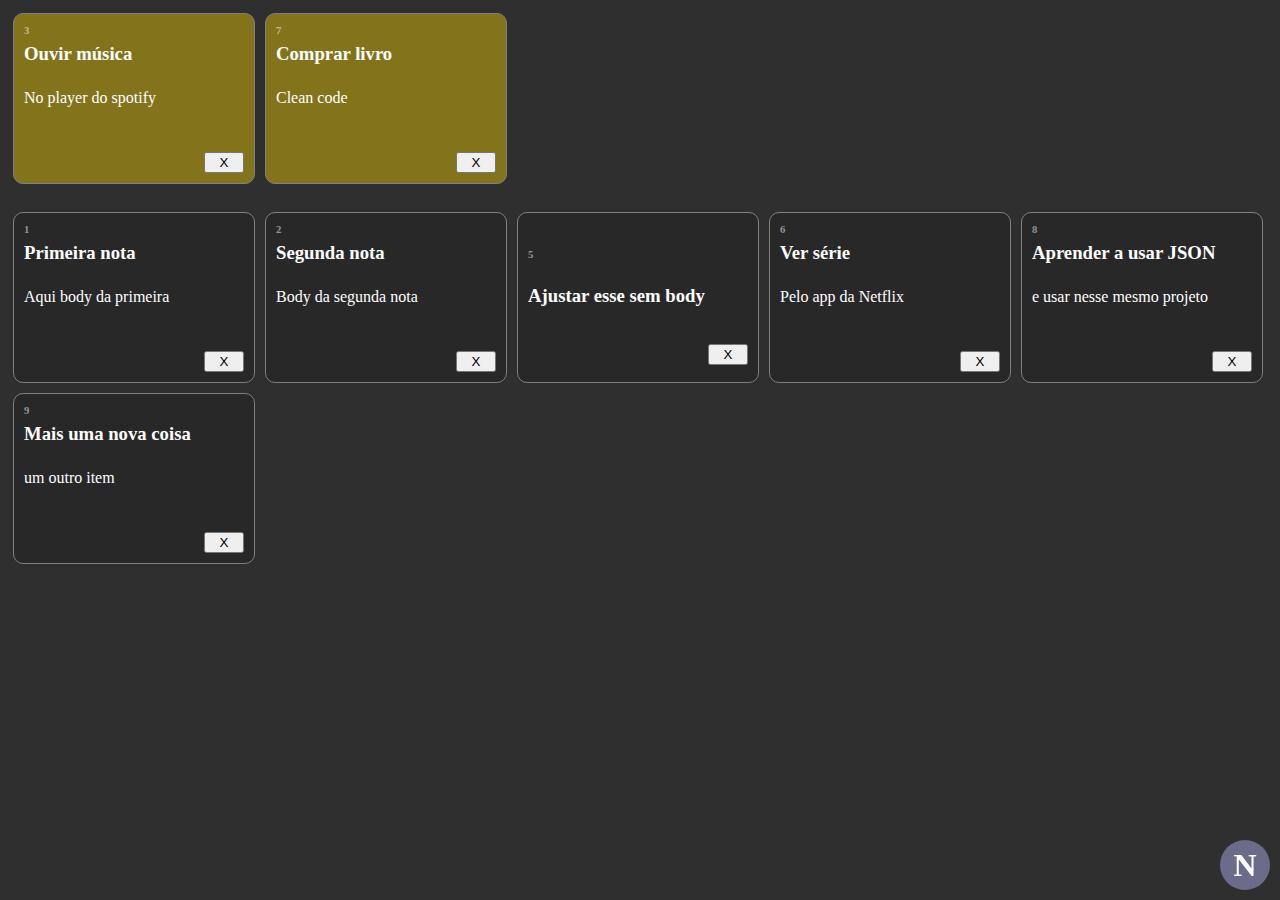
<file: index.html>
<!DOCTYPE html>
<html lang="en">
<head>
  <meta charset="UTF-8">
  <meta name="viewport" content="width=device-width, initial-scale=1.0">
  <title>App notas</title>
  <link rel="stylesheet" href="style.css"/>
  <link href="https://fonts.googleapis.com/css2?family=Roboto&display=swap" rel="stylesheet"/>
</head>
<body>
  <div class="container">
    <div class="inserir">
      <div class="quickText">      
        <input type="text" id='headField' size="27"  placeholder="Insira a nota aqui (Enter para enviar)" onkeypress="deuEnter()">
        <input type="checkbox" id='fixo' name="fixo" value="true"><label for="fixo">Fixar</label>
        <button onclick="btEnviar()">Enviar</button>
        <button onclick="escondeInserir()">X</button>
        <br/>
      </div>
      <div class="textoLongo">
        <textarea type="text" id="bodyField" cols="43" rows="5" placeholder="Ctrl/Cmd + Enter" onkeydown="deuCtrlEnter()"></textarea> <!-- A alternativa a cols e rows é: style="width:250px;height:150px;" -->
      </div>
    </div>

    <div class="notas">
      <div class='fixo'></div>
      <br/>
      <div class='naoFixo'></div>

    </div>
    <a onclick="mostraInserir()">
      <div class="novaNota">
        <h1>N</h1>
      </div>
    </a>
  </div>
</div>
  <script src='index.js'></script>  
</body>
</html>
</file>
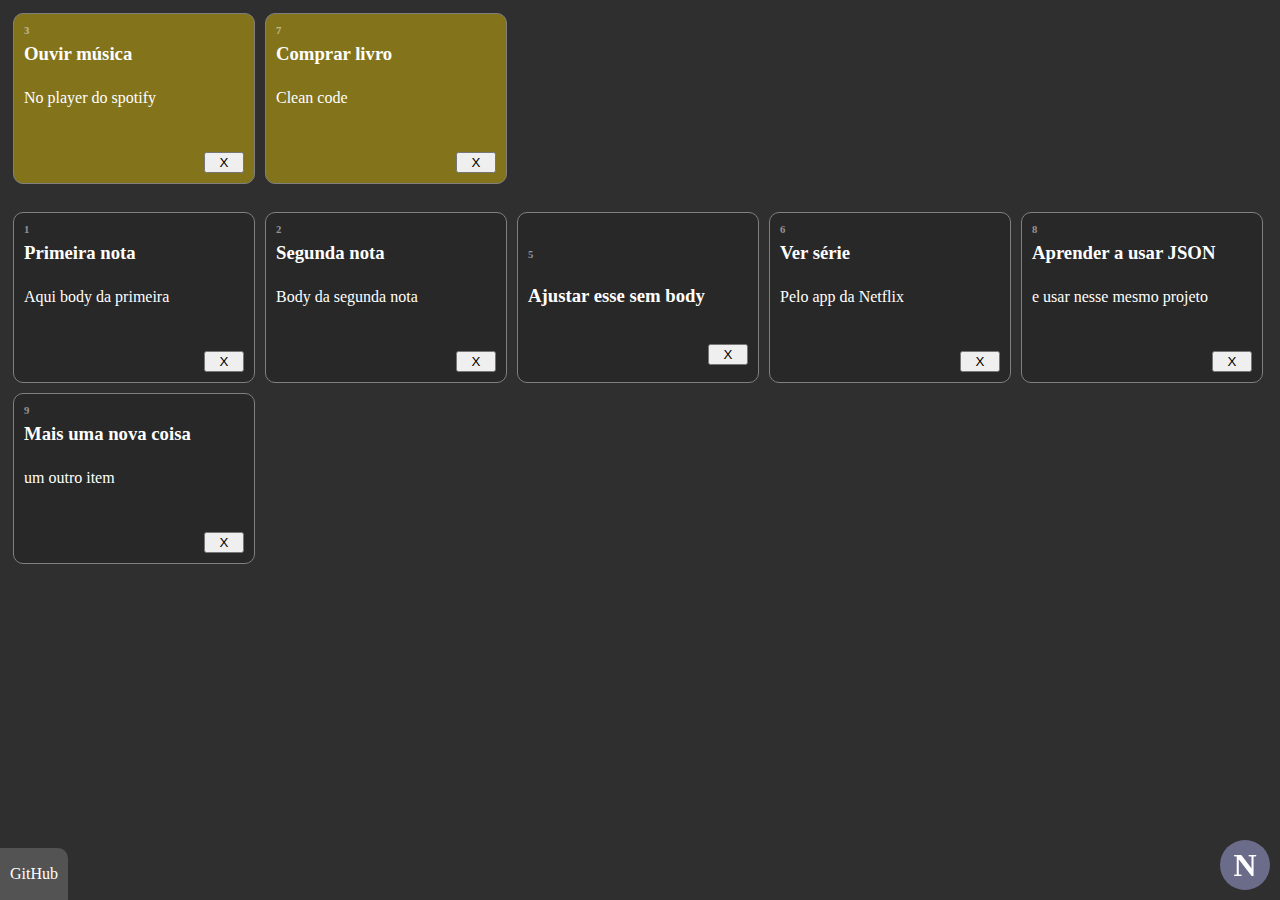
<file: src/index.html>
<!DOCTYPE html>
<html lang="en">
<head>
  <meta charset="UTF-8">
  <meta name="viewport" content="width=device-width, initial-scale=1.0">
  <title>App notas</title>
  <link rel="stylesheet" href="style.css"/>
  <link href="https://fonts.googleapis.com/css2?family=Roboto&display=swap" rel="stylesheet"/>
</head>
<body>
  <div class="container">
    <div class="inserir">
      <div class="quickText">      
        <input type="text" id='headField' size="27" onfocus=this.value='' placeholder="Insira a nota aqui (Enter para enviar)" onkeypress="deuEnter()">
        <input type="checkbox" id='fixo' name="fixo" value="true"><label for="fixo">Fixar</label>
        <button onclick="btEnviar()">Enviar</button>
        <button onclick="escondeInserir()">X</button>
        <br/>
      </div>
      <div class="textoLongo">
        <textarea type="text" id="bodyField" cols="43" rows="5" placeholder="Ctrl/Cmd + Enter" onkeydown="deuCtrlEnter()"></textarea> <!-- A alternativa a cols e rows é: style="width:250px;height:150px;" -->
        <p id='sugesAtalho'>Utilize a tecla <span>˜`</span> como atalho (fazer menor, aparecer 1 vez, e só qnd o atalho ñ for usado</p>
      </div>
    </div>

    <div class="notas">
      <div class='fixo'></div>
      <br/>
      <div class='naoFixo'></div>

    </div>
    <a onclick="mostraInserir()">
      <div class="novaNota">
        <h1>N</h1>
      </div>
    </a>
  </div>
  <footer><p><a href="https://github.com/rezendecomz/appNotas" target="_blank">GitHub</a></p></footer>
</div>
  <script src='index.js'></script>  
</body>
</html>
</file>
<file: style.css>
body {
  background-color: rgb(48, 47, 47);
  color: white;
}

input[type="text"], textarea {
  background-color : #d1d1d1; 
}
.inserir {
  /* display: none; */
  display: none;
  position: fixed;
  top: 50%;
  left: 50%;
  transform: translate(-50%, -50%);
  width:auto;
  padding: 10px;
  background-color:rgb(87, 87, 79);
  border-radius: 8px;
  z-index: 2;
  box-shadow: 0px 0px 2px 1000px rgba(0, 0, 0, 0.5); /* Pensar não funciona mto bem */
}

.quickText {

}
.novaNota{
  bottom: 10px;
  right: 10px;
  background-color: rgb(122, 122, 161, 0.8);
  height: 50px;
  width: 50px;
  border-radius: 50%;
  position: fixed;
}
.novaNota h1 {
  margin: 0;
  position: absolute;
  top: 50%;
  left: 50%;
  transform: translate(-50%, -50%);
}

textarea {
  border-radius: 8px;
  padding: 5px;
  margin-top: 7px;
  border: 8px  d1d1d1 solid;

}
input {
  border-radius: 5px;

}
hr.rounded {
  border-top: 1px solid #d1d1d1;
  border-radius: 1px;
}

.fixo {
  display:flex;
  flex-wrap: wrap;
}
.naoFixo {
  display:flex;
  flex-wrap: wrap;
}

.postit {
  display: flex;
  flex-wrap: wrap;
  flex-direction: column;
  align-items:stretch ;
  background-color: rgb(40, 40, 40);
  border: 1px solid gray;
  border-radius: 10px;
  width: 220px;
  margin: 5px;
  padding: 10px;
  
}
.postit h6{
  color:rgba(255, 255, 255, 0.5)
}
.pintrue {
  background-color: rgba(255, 217, 0, 0.404)
}

.regPost {
  height: 0px;
  position: relative;
  bottom: 25px; /* se deve ter jeito de fazer isso melhor? Creio que sim */
  vertical-align: text-bottom;
}
.headPost {
  height: 40px;
}
.bodyPost {
  line-height: 0%;
  height: 70px;
}

.botaoPost {
  align-self: flex-end;
  width: 40px;
}
.botaoPost button {
}

#sugesAtalho { /* AINDA TÁ CAGADO */
  font-size: 0.7em;
}

footer {
  position: fixed;
  bottom: 0px;
  background-color: rgb(83, 83, 83);
  border-radius: 0px 10px 0px 0px;
  line-height: 0%;
  padding: 10px 10px 10px 20px;
  left: -10px;

}

footer a {
  text-decoration: none;
  color: white;
}

@media (max-width: 800px) {
  footer {
    display: none;
  }
}
</file>
<file: src/style.css>
body {
  background-color: rgb(48, 47, 47);
  color: white;
}

input[type="text"], textarea {
  background-color : #d1d1d1; 
}
.inserir {
  /* display: none; */
  display: none;
  position: fixed;
  top: 50%;
  left: 50%;
  transform: translate(-50%, -50%);
  width:auto;
  padding: 10px;
  background-color:rgb(87, 87, 79);
  border-radius: 8px;
  z-index: 2;
  box-shadow: 0px 0px 2px 1000px rgba(0, 0, 0, 0.5); /* Pensar não funciona mto bem */
}

.quickText {

}
.novaNota{
  bottom: 10px;
  right: 10px;
  background-color: rgb(122, 122, 161, 0.8);
  height: 50px;
  width: 50px;
  border-radius: 50%;
  position: fixed;
}
.novaNota h1 {
  margin: 0;
  position: absolute;
  top: 50%;
  left: 50%;
  transform: translate(-50%, -50%);
}

textarea {
  border-radius: 8px;
  padding: 5px;
  margin-top: 7px;
  border: 8px  d1d1d1 solid;

}
input {
  border-radius: 5px;

}
hr.rounded {
  border-top: 1px solid #d1d1d1;
  border-radius: 1px;
}

.fixo {
  display:flex;
  flex-wrap: wrap;
}
.naoFixo {
  display:flex;
  flex-wrap: wrap;
}

.postit {
  display: flex;
  flex-wrap: wrap;
  flex-direction: column;
  align-items:stretch ;
  background-color: rgb(40, 40, 40);
  border: 1px solid gray;
  border-radius: 10px;
  width: 220px;
  margin: 5px;
  padding: 10px;
  
}
.postit h6{
  color:rgba(255, 255, 255, 0.5)
}
.pintrue {
  background-color: rgba(255, 217, 0, 0.404)
}

.regPost {
  height: 0px;
  position: relative;
  bottom: 25px; /* se deve ter jeito de fazer isso melhor? Creio que sim */
  vertical-align: text-bottom;
}
.headPost {
  height: 40px;
}
.bodyPost {
  line-height: 0%;
  height: 70px;
}

.botaoPost {
  align-self: flex-end;
  width: 40px;
}
.botaoPost button {
}

#sugesAtalho { /* AINDA TÁ CAGADO */
  font-size: 0.7em;
}

footer {
  position: fixed;
  bottom: 0px;
  background-color: rgb(83, 83, 83);
  border-radius: 0px 10px 0px 0px;
  line-height: 0%;
  padding: 10px 10px 10px 20px;
  left: -10px;

}

footer a {
  text-decoration: none;
  color: white;
}

@media (max-width: 800px) {
  footer {
    display: none;
  }
}
</file>
